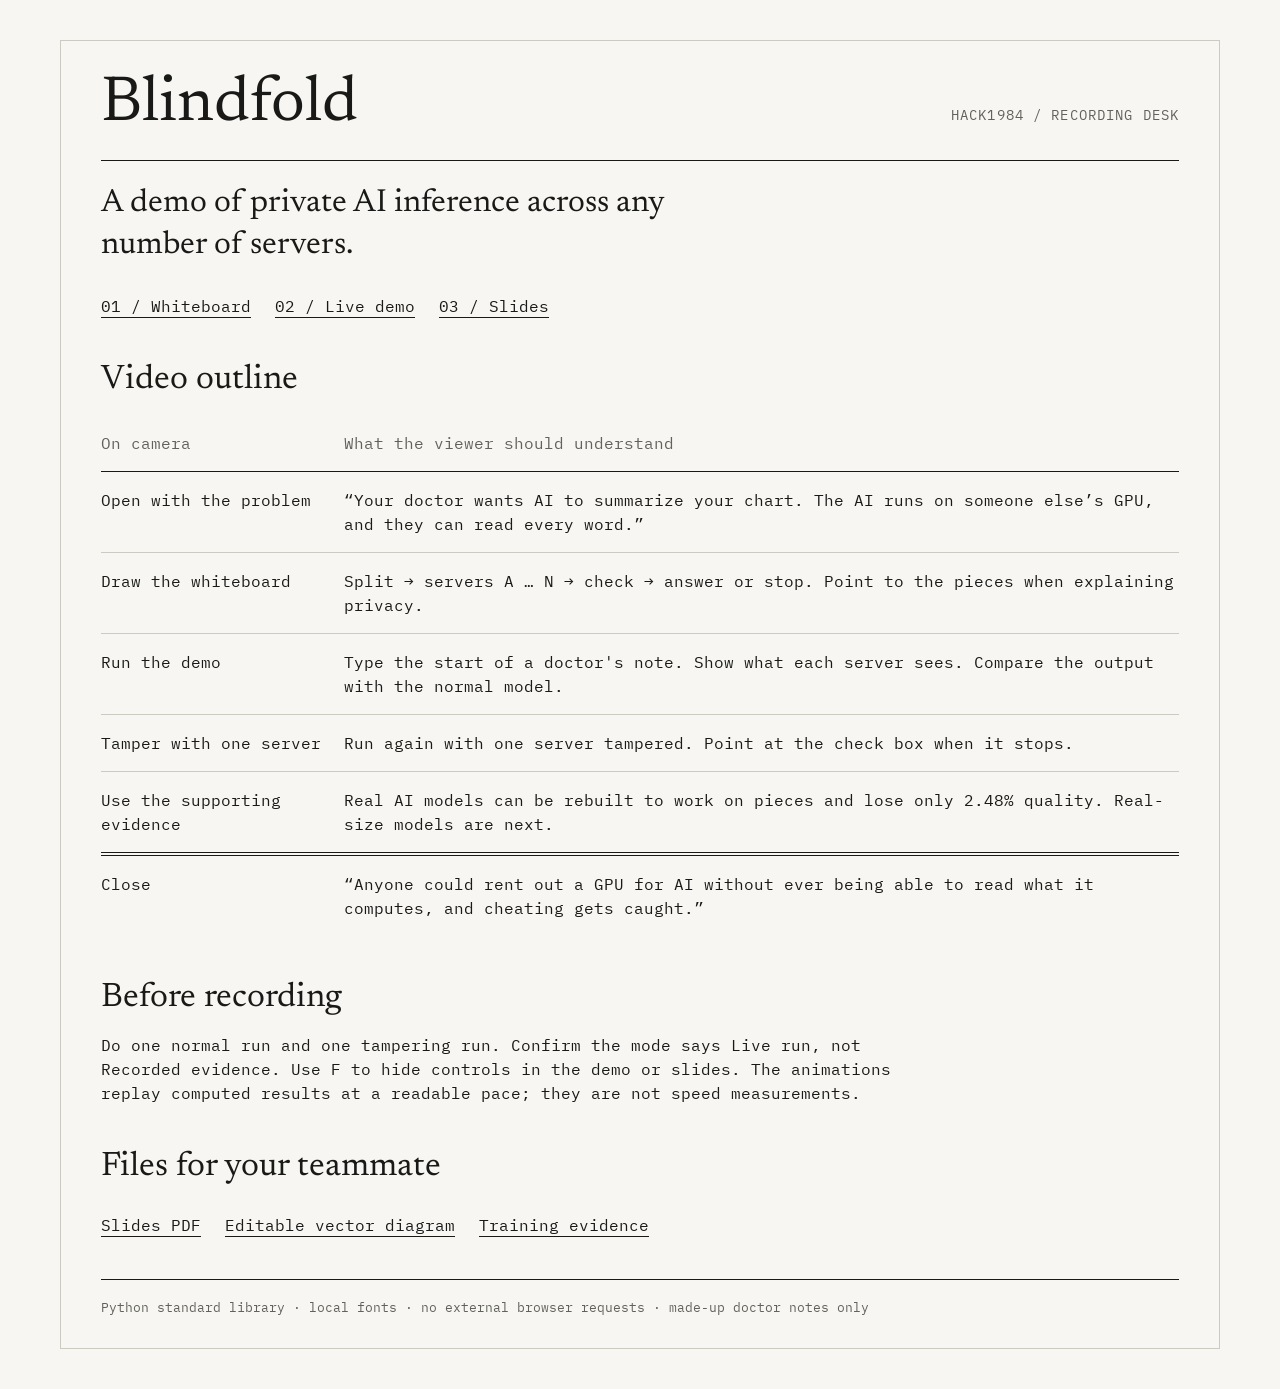
<file: web/index.html>
<!doctype html>
<html lang="en">
<head><meta charset="utf-8"><meta name="viewport" content="width=device-width,initial-scale=1">
<title>Blindfold · Recording desk</title><link rel="stylesheet" href="assets/style.css"></head>
<body><main class="document">
 <header><h1>Blindfold</h1><span class="eyebrow">HACK1984 / recording desk</span></header>
 <p class="lede">A demo of private AI inference across any number of servers.</p>
 <nav><a href="whiteboard.html">01 / Whiteboard</a><a href="demo.html">02 / Live demo</a><a href="slides.html">03 / Slides</a></nav>
 <section><h2>Video outline</h2>
 <table><thead><tr><th>On camera</th><th>What the viewer should understand</th></tr></thead><tbody>
 <tr><td>Open with the problem</td><td>“Your doctor wants AI to summarize your chart. The AI runs on someone else’s GPU, and they can read every word.”</td></tr>
 <tr><td>Draw the whiteboard</td><td>Split → servers A … N → check → answer or stop. Point to the pieces when explaining privacy.</td></tr>
 <tr><td>Run the demo</td><td>Type the start of a doctor's note. Show what each server sees. Compare the output with the normal model.</td></tr>
 <tr><td>Tamper with one server</td><td>Run again with one server tampered. Point at the check box when it stops.</td></tr>
 <tr><td>Use the supporting evidence</td><td>Real AI models can be rebuilt to work on pieces and lose only 2.48% quality. Real-size models are next.</td></tr>
 <tr class="total"><td>Close</td><td>“Anyone could rent out a GPU for AI without ever being able to read what it computes, and cheating gets caught.”</td></tr>
 </tbody></table></section>
 <section><h2>Before recording</h2><p>Do one normal run and one tampering run. Confirm the mode says Live run, not Recorded evidence. Use F to hide controls in the demo or slides. The animations replay computed results at a readable pace; they are not speed measurements.</p></section>
 <section><h2>Files for your teammate</h2>
 <nav><a href="slides.pdf">Slides PDF</a><a href="assets/whiteboard.svg">Editable vector diagram</a><a href="data/quality.json">Training evidence</a></nav></section>
 <footer>Python standard library · local fonts · no external browser requests · made-up doctor notes only</footer>
</main></body></html>
</file>
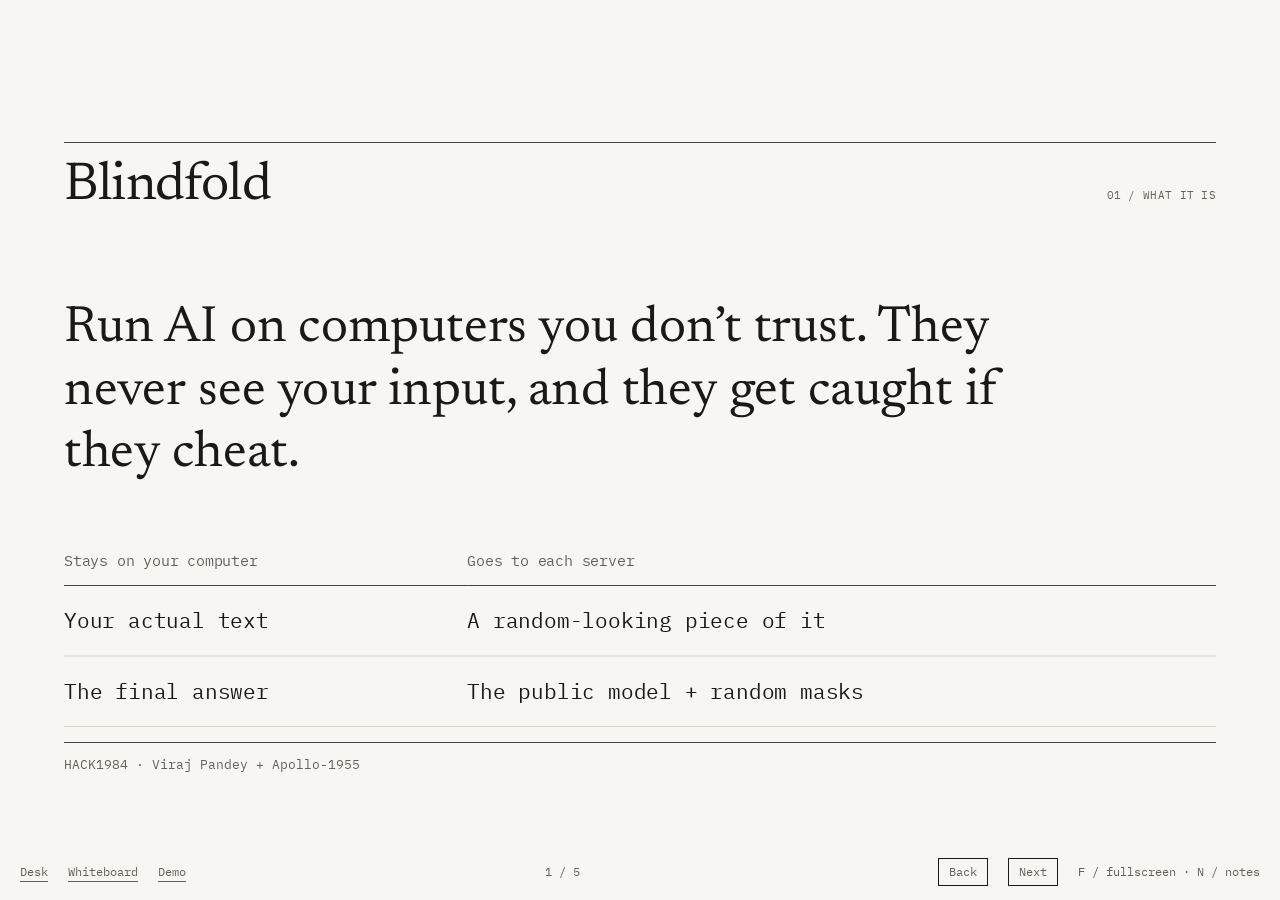
<file: web/slides.html>
<!doctype html>
<html lang="en">
<head><meta charset="utf-8"><meta name="viewport" content="width=device-width,initial-scale=1">
<title>Blindfold · Slides</title><link rel="stylesheet" href="assets/style.css">
<script src="assets/slides.js" defer></script></head>
<body>
<main class="stage" id="stage">
 <section class="slide active" data-note="Your doctor wants AI to summarize your chart, but the AI runs on someone else's GPU, and whoever owns it can read it. Blindfold splits the input into random-looking pieces, so no single server can read it, and checks every answer, so a server that cheats gets caught.">
  <header><h1>Blindfold</h1><span class="eyebrow">01 / what it is</span></header>
  <div class="content"><p class="statement" style="font-size:64px;max-width:1250px;margin-bottom:64px">Run AI on computers you don’t trust. They never see your input, and they get caught if they cheat.</p>
   <table><thead><tr><th>Stays on your computer</th><th>Goes to each server</th></tr></thead><tbody>
   <tr><td>Your actual text</td><td>A random-looking piece of it</td></tr>
   <tr><td>The final answer</td><td>The public model + random masks</td></tr></tbody></table></div>
  <footer><span>HACK1984 · Viraj Pandey + Apollo-1955</span><span></span></footer>
 </section>
 <section class="slide" data-note="No single server's piece, and no group missing even one piece, can rebuild your input. And every answer comes back with a checksum, so a server that changes even one number is caught before its answer is used.">
  <header><h1>Who can read your input</h1><span class="eyebrow">02 / trust</span></header>
  <div class="content"><table><thead><tr><th>If these servers’ pieces are combined</th><th>Can your input be read?</th></tr></thead><tbody>
   <tr><td>Any one server</td><td>No</td></tr><tr><td>All but one of the servers</td><td>No</td></tr>
   <tr class="alarm"><td>All of the servers</td><td>Yes</td></tr></tbody></table>
   <p class="statement" style="margin-top:24px;font-size:36px">A server that changes one number is caught before its answer is used.</p></div>
  <footer><span>Assumes the servers are run by different people</span><span></span></footer>
 </section>
 <section class="slide" data-note="Real AI models use math that doesn't work on pieces. We rebuilt a language model to use only add, multiply and square, trained it next to a normal one on the same 14 million tokens, and it came out only about two and a half percent worse. This is a separate 6-million-parameter model, not the demo.">
  <header><h1>Real AI models can be rebuilt for this<br>at only <span data-number="perplexity_increase_percent">…</span>% quality cost</h1><span class="eyebrow">03 / measured</span></header>
  <div class="content"><img src="assets/quality.svg" width="1000" height="430" alt="Standard model perplexity 61.57; private-friendly model 63.10. Lower is better.">
   <aside class="side"><div class="big" data-number="research_parameters">…</div><p>parameters in each model</p>
    <div style="font-size:32px" data-number="training_tokens">…</div><p>training tokens</p>
    <p class="muted">Rebuilt model uses only<br>add, multiply and square.</p></aside></div>
  <footer><span>Measured: perplexity on held-out text · data/quality.json</span><span>Separate model from the demo</span></footer>
 </section>
 <section class="slide" data-note="The demo model only adds, multiplies and squares, because that's the math servers can do on pieces. Multiplying by the public weights needs no messages. The square needs one round trip through your computer. So it's two round trips per character.">
  <header><h1>The model only adds, multiplies<br>and squares</h1><span class="eyebrow">04 / how it runs</span></header>
  <div class="content"><table><thead><tr><th>Step</th><th>Who does it</th><th>Messages</th></tr></thead><tbody>
   <tr><td>Split the input into pieces</td><td>Your computer</td><td>Pieces go to the servers</td></tr>
   <tr><td>Multiply by public weights</td><td>Each server, on its own</td><td>None needed</td></tr>
   <tr><td>Square</td><td>Servers, through your computer</td><td>Checked before it’s used</td></tr>
   <tr><td>Multiply again, then check</td><td>Servers, then your computer</td><td>Answer pieces come back</td></tr>
   <tr class="total"><td>Per character</td><td></td><td>2 round trips</td></tr></tbody></table></div>
  <footer><span>From engine/device.py and engine/node.py</span><span></span></footer>
 </section>
 <section class="slide" data-note="Today: a small model running privately on any number of servers (we tested 2 to 7, including chips), output identical to the normal model, and a tampered server caught live. Next: real-size models on rented GPUs run by different people, with the servers talking to each other directly. The goal: anyone can rent out a GPU for AI without ever being able to read what it computes.">
  <header><h1>Built today, and where it goes</h1><span class="eyebrow">05 / scope</span></header>
  <div class="content"><table><thead><tr><th>Built today</th><th>Next</th></tr></thead><tbody>
   <tr><td>A <span data-number="demo_parameters">…</span>-parameter note model</td><td>Real-size models on rented GPUs</td></tr>
   <tr><td>Any number of servers (tested 2–7), over the network or USB</td><td>Servers run by different people</td></tr>
   <tr><td>Same output as the normal model; cheating caught live</td><td>A full security review</td></tr>
   <tr><td>Your computer makes the random masks</td><td>Servers make them and talk directly</td></tr></tbody></table></div>
  <footer><span>Demo model trained on made-up doctor notes</span><span>Blindfold</span></footer>
 </section>
</main>
<div class="deck-controls"><nav><a href="/">Desk</a><a href="whiteboard.html">Whiteboard</a><a href="demo.html">Demo</a></nav><span id="position"></span><nav><button id="prev">Back</button><button id="next">Next</button><span>F / fullscreen · N / notes</span></nav></div>
<aside class="notes" id="notes" hidden></aside>
</body></html>
</file>
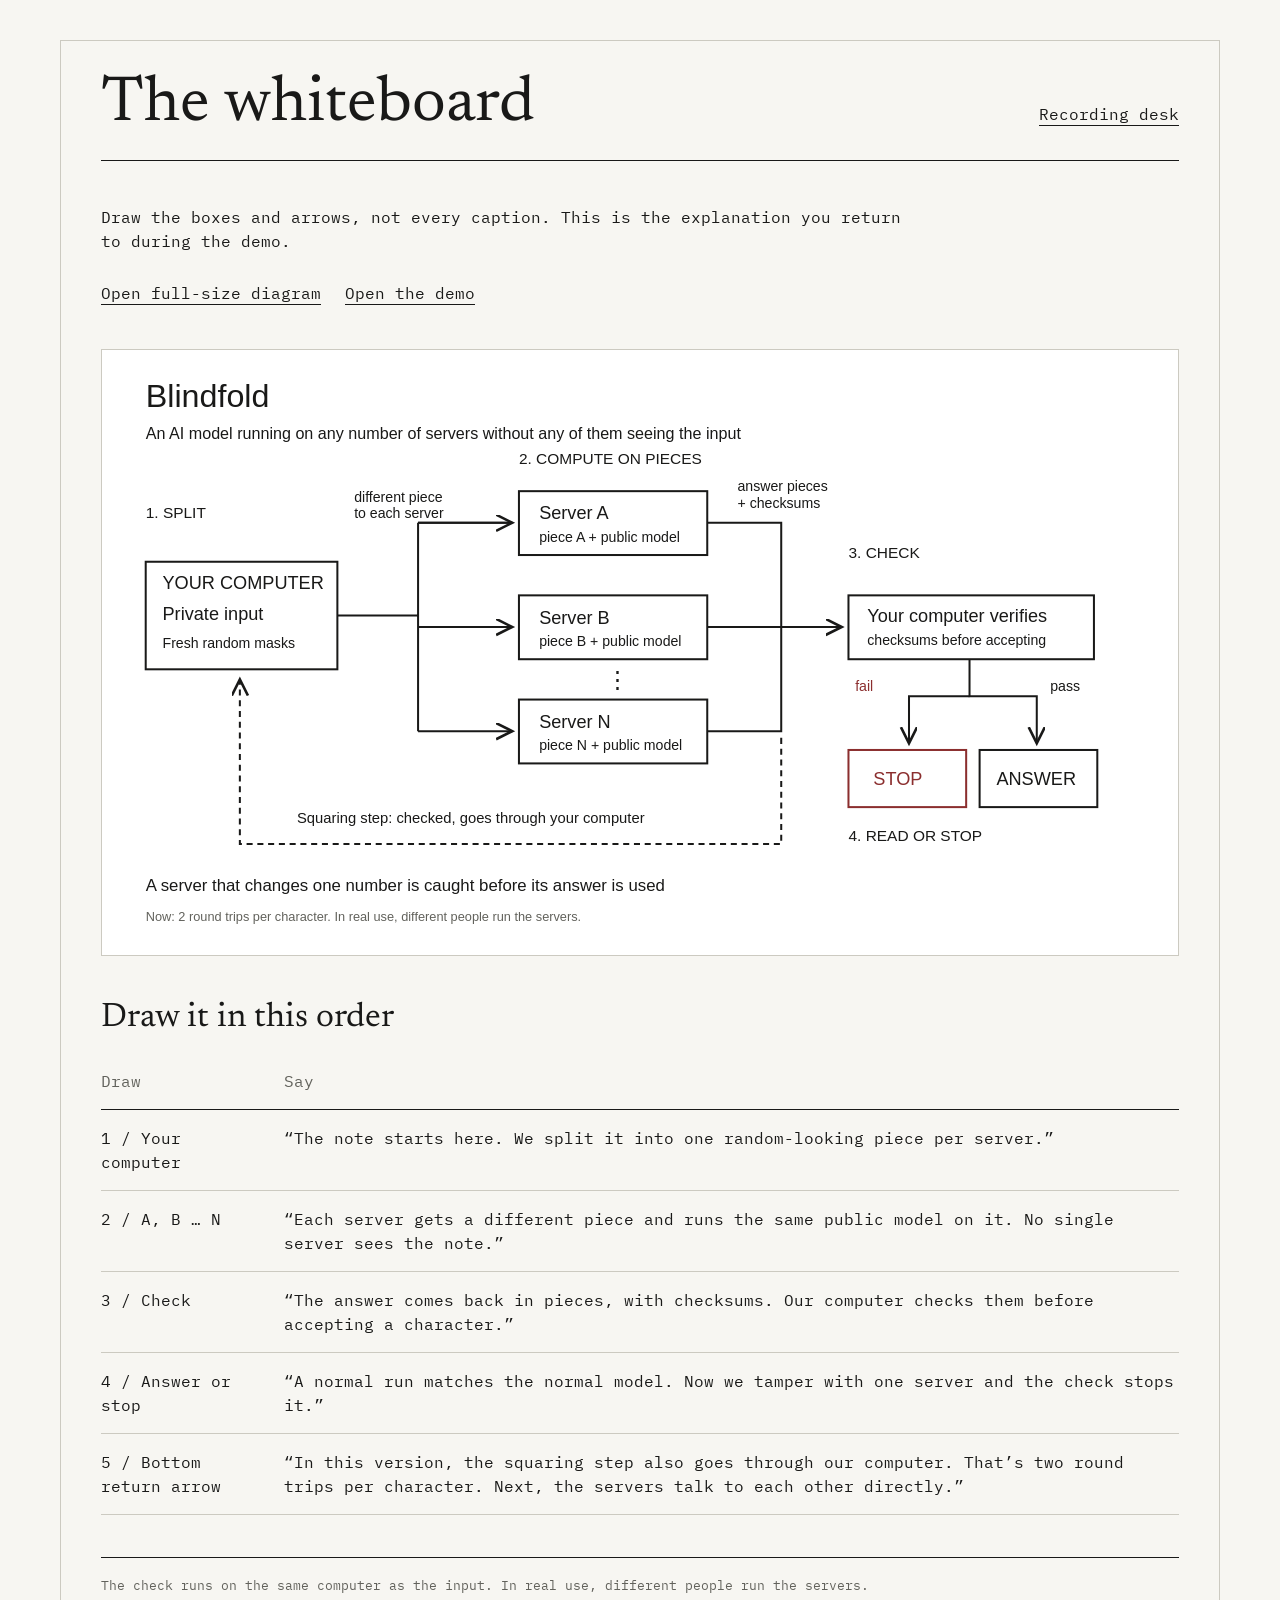
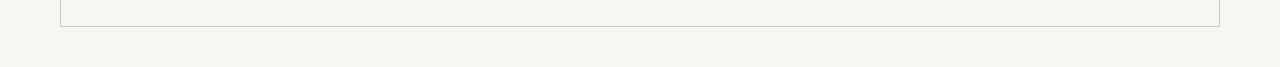
<file: web/whiteboard.html>
<!doctype html>
<html lang="en">
<head><meta charset="utf-8"><meta name="viewport" content="width=device-width,initial-scale=1">
<title>Blindfold · Whiteboard</title><link rel="stylesheet" href="assets/style.css"></head>
<body>
<main class="document board-page">
 <header class="no-print"><h1>The whiteboard</h1><a href="/">Recording desk</a></header>
 <section class="no-print"><p>Draw the boxes and arrows, not every caption. This is the explanation you return to during the demo.</p>
 <nav><a href="assets/whiteboard.svg" target="_blank">Open full-size diagram</a><a href="demo.html">Open the demo</a></nav></section>
 <section><img class="board" src="assets/whiteboard.svg" alt="Your computer splits the input across any number of servers, then checks their answer pieces before reading the answer. The squaring step goes through your computer."></section>
 <section class="no-print"><h2>Draw it in this order</h2>
 <table><thead><tr><th>Draw</th><th>Say</th></tr></thead><tbody>
 <tr><td>1 / Your computer</td><td>“The note starts here. We split it into one random-looking piece per server.”</td></tr>
 <tr><td>2 / A, B … N</td><td>“Each server gets a different piece and runs the same public model on it. No single server sees the note.”</td></tr>
 <tr><td>3 / Check</td><td>“The answer comes back in pieces, with checksums. Our computer checks them before accepting a character.”</td></tr>
 <tr><td>4 / Answer or stop</td><td>“A normal run matches the normal model. Now we tamper with one server and the check stops it.”</td></tr>
 <tr><td>5 / Bottom return arrow</td><td>“In this version, the squaring step also goes through our computer. That’s two round trips per character. Next, the servers talk to each other directly.”</td></tr>
 </tbody></table></section>
 <footer class="no-print">The check runs on the same computer as the input. In real use, different people run the servers.</footer>
</main>
</body></html>
</file>
<file: web/assets/style.css>
@font-face{font-family:Newsreader;src:url(newsreader.ttf);font-weight:400;font-display:swap}
@font-face{font-family:Plex;src:url(ibm-plex-mono.ttf);font-weight:400;font-display:swap}
:root{color-scheme:light;--paper:#f7f6f2;--ink:#191918;--muted:#62625c;--line:#cccac1;--red:#8b2e2e;--serif:Newsreader,Georgia,serif;--mono:Plex,monospace}
*{box-sizing:border-box}
body{margin:0;background:var(--paper);color:var(--ink);font-family:var(--mono);font-size:16px;line-height:1.5}
h1,h2,h3,p{margin:0}
h1,h2,h3{font-family:var(--serif);font-weight:400;line-height:1.08}
a{color:inherit;text-underline-offset:5px}
button,input,select{font:inherit;color:inherit;border-radius:0}
button{cursor:pointer;background:none;border:1px solid var(--ink);padding:10px 18px}
button:hover{background:#eae8df}
button:disabled{opacity:.42;cursor:wait}
button:focus-visible,a:focus-visible,input:focus-visible,select:focus-visible{outline:2px solid var(--red);outline-offset:4px}
.primary{background:var(--ink);color:var(--paper)}
.primary:hover{background:#3e3e38}
.danger{color:var(--red);border-color:var(--red)}
.muted{color:var(--muted)}
.alarm{color:var(--red)}
.eyebrow{font-size:14px;letter-spacing:.08em;text-transform:uppercase;color:var(--muted)}
.serif{font-family:var(--serif)}
.document{max-width:1160px;margin:40px auto;padding:30px 40px;border:1px solid var(--line)}
.document header{display:flex;align-items:baseline;justify-content:space-between;border-bottom:1px solid var(--ink);padding-bottom:20px;gap:20px}
.document h1{font-size:64px}
.document h2{font-size:34px;margin-bottom:16px}
.document section{margin-top:44px}
.document p{max-width:80ch}
.document .lede{font-family:var(--serif);font-size:32px;line-height:1.3;margin-top:22px;max-width:35ch}
.document nav{display:flex;flex-wrap:wrap;gap:24px;margin-top:28px}
table{border-collapse:collapse;width:100%}
th{text-align:left;color:var(--muted);font-weight:400;border-bottom:1px solid var(--ink)}
th,td{padding:16px 20px 16px 0;vertical-align:top}
td{border-bottom:1px solid var(--line)}
td:last-child,th:last-child{padding-right:0}
.num{text-align:right;font-variant-numeric:tabular-nums}
.total td{border-top:4px double var(--ink);border-bottom:0}
.document footer{margin-top:42px;padding-top:18px;border-top:1px solid var(--ink);font-size:13px;color:var(--muted)}
.board{width:100%;display:block;background:white;border:1px solid var(--line)}
.stage{position:fixed;left:0;top:0;width:1600px;height:900px;transform-origin:0 0;background:var(--paper)}
.slide{display:none;width:1600px;height:900px;padding:65px 80px;position:relative;overflow:hidden}
.slide.active{display:block}
.slide header{border-top:1px solid var(--ink);padding-top:18px;display:flex;justify-content:space-between;gap:40px;align-items:baseline}
.slide h1{font-size:67px;max-width:1250px;line-height:1.1;letter-spacing:-.015em}
.slide .content{position:absolute;left:80px;right:80px;top:260px;bottom:120px}
.slide footer{position:absolute;left:80px;right:80px;bottom:45px;border-top:1px solid var(--ink);padding-top:15px;font-size:16px;color:var(--muted);display:flex;justify-content:space-between;gap:30px}
.slide table{font-size:26px}
.slide th{font-size:19px}
.slide td{padding:24px 24px 24px 0}
.slide .statement{font-family:var(--serif);font-size:45px;line-height:1.22;max-width:1150px}
.slide .side{position:absolute;right:0;top:0;width:365px}
.slide .big{font-size:56px;line-height:1.05;margin-bottom:12px}
.slide .side p{font-size:20px;margin-bottom:24px}
.deck-controls{position:fixed;left:20px;bottom:14px;right:20px;display:flex;align-items:center;justify-content:space-between;font-size:12px;color:var(--muted);gap:16px}
.deck-controls nav{display:flex;gap:20px;align-items:center}
.deck-controls button{padding:4px 10px}
.deck-controls.hidden{opacity:0;pointer-events:none}
.notes{position:fixed;bottom:70px;left:10%;right:10%;border:1px solid var(--ink);padding:20px;background:var(--paper);font-family:var(--serif);font-size:25px;z-index:5}
[hidden]{display:none!important}
@media(max-width:700px){.document{margin:12px;padding:22px}.document h1{font-size:48px}.document header{align-items:flex-start;flex-direction:column}.document th,.document td{font-size:13px;padding:12px 10px 12px 0}}
@media print{
 @page{size:1600px 900px;margin:0}
 body{background:white}
 .stage{position:static;transform:none!important;width:auto;height:auto}
 .slide,.slide.active{display:block!important;width:1600px;height:900px;break-after:page;background:var(--paper);print-color-adjust:exact}
 .slide:last-child{break-after:auto}
 .deck-controls,.notes,.no-print{display:none!important}
 .board-page{margin:0;padding:0;border:0;max-width:none}
 .board-page section{margin:0}
 .board-page .board{width:1600px;height:900px;border:0}
}
</file>
